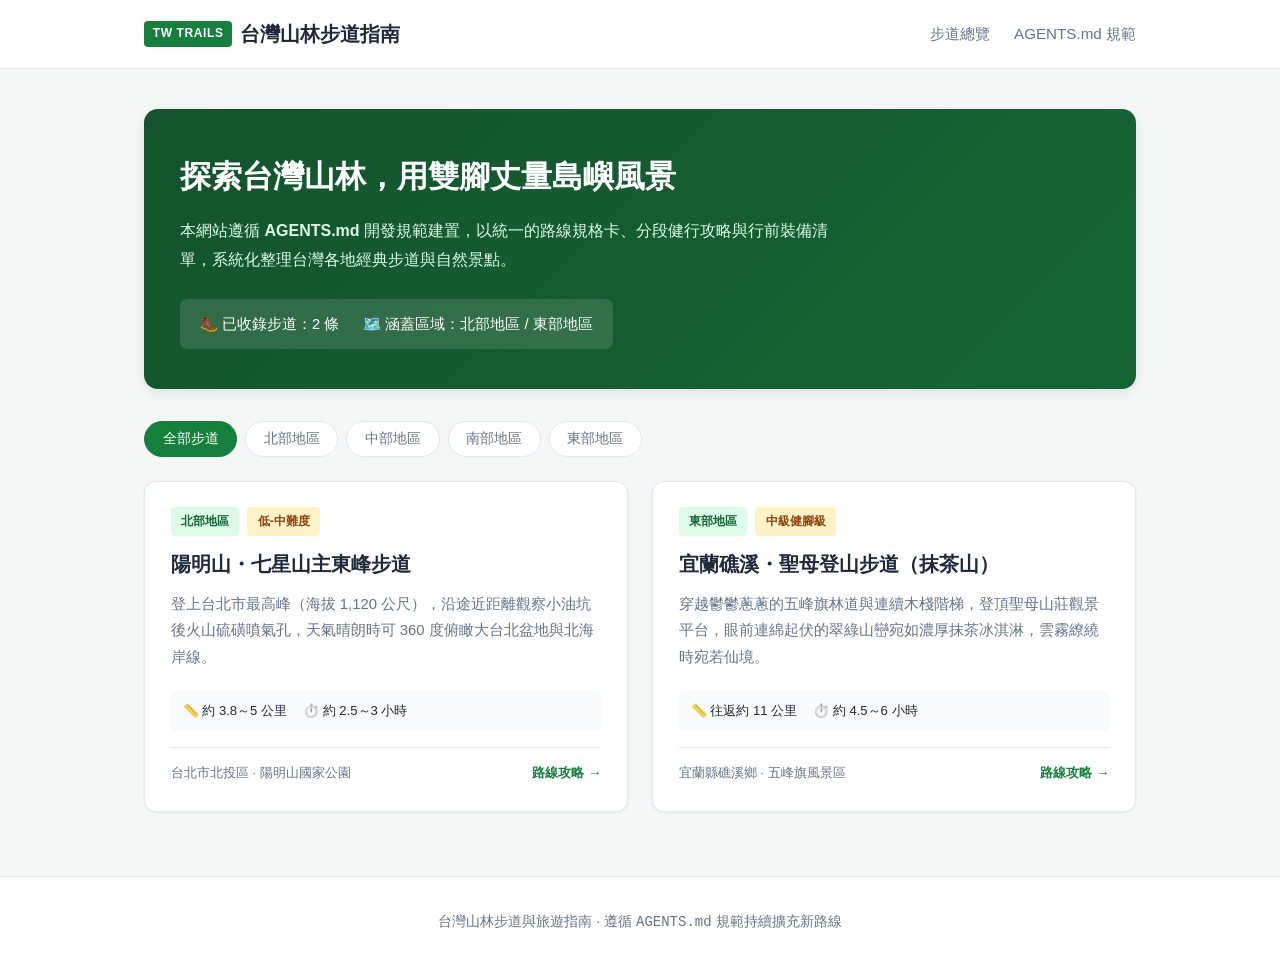
<file: index.html>
<!DOCTYPE html>
<html lang="zh-Hant">
<head>
  <meta charset="UTF-8">
  <meta name="viewport" content="width=device-width, initial-scale=1.0">
  <title>台灣山林步道與旅遊指南 | Taiwan Trails Guide</title>
  <link rel="stylesheet" href="assets/css/style.css">
</head>
<body>
  <header class="site-header">
    <div class="nav-container">
      <a href="index.html" class="site-logo">
        <span class="badge">TW TRAILS</span>
        台灣山林步道指南
      </a>
      <nav class="nav-links">
        <a href="index.html">步道總覽</a>
        <a href="AGENTS.md" target="_blank">AGENTS.md 規範</a>
      </nav>
    </div>
  </header>

  <section class="hero">
    <div class="hero-card">
      <h1>探索台灣山林，用雙腳丈量島嶼風景</h1>
      <p>本網站遵循 <strong>AGENTS.md</strong> 開發規範建置，以統一的路線規格卡、分段健行攻略與行前裝備清單，系統化整理台灣各地經典步道與自然景點。</p>
      <div class="hero-stats">
        <span>🥾 已收錄步道：2 條</span>
        <span>🗺️ 涵蓋區域：北部地區 / 東部地區</span>
      </div>
    </div>
  </section>

  <section class="filter-section" aria-label="地區篩選">
    <button class="filter-btn active" data-region="all">全部步道</button>
    <button class="filter-btn" data-region="北部地區">北部地區</button>
    <button class="filter-btn" data-region="中部地區">中部地區</button>
    <button class="filter-btn" data-region="南部地區">南部地區</button>
    <button class="filter-btn" data-region="東部地區">東部地區</button>
  </section>

  <main class="trails-grid" id="trails-grid">
    <!-- 步道卡片 1 -->
    <article class="trail-card" data-region="北部地區">
      <div>
        <div class="card-badges">
          <span class="region-tag">北部地區</span>
          <span class="difficulty-tag">低-中難度</span>
        </div>
        <h2><a href="trails/north-qixing-mountain.html">陽明山・七星山主東峰步道</a></h2>
        <p class="trail-excerpt">登上台北市最高峰（海拔 1,120 公尺），沿途近距離觀察小油坑後火山硫磺噴氣孔，天氣晴朗時可 360 度俯瞰大台北盆地與北海岸線。</p>
        <div class="trail-meta-mini">
          <span>📏 約 3.8～5 公里</span>
          <span>⏱️ 約 2.5～3 小時</span>
        </div>
      </div>
      <div class="trail-footer">
        <span>台北市北投區 · 陽明山國家公園</span>
        <a href="trails/north-qixing-mountain.html" class="read-more">路線攻略 →</a>
      </div>
    </article>

    <!-- 步道卡片 2 -->
    <article class="trail-card" data-region="東部地區">
      <div>
        <div class="card-badges">
          <span class="region-tag">東部地區</span>
          <span class="difficulty-tag">中級健腳級</span>
        </div>
        <h2><a href="trails/east-matcha-mountain.html">宜蘭礁溪・聖母登山步道（抹茶山）</a></h2>
        <p class="trail-excerpt">穿越鬱鬱蔥蔥的五峰旗林道與連續木棧階梯，登頂聖母山莊觀景平台，眼前連綿起伏的翠綠山巒宛如濃厚抹茶冰淇淋，雲霧繚繞時宛若仙境。</p>
        <div class="trail-meta-mini">
          <span>📏 往返約 11 公里</span>
          <span>⏱️ 約 4.5～6 小時</span>
        </div>
      </div>
      <div class="trail-footer">
        <span>宜蘭縣礁溪鄉 · 五峰旗風景區</span>
        <a href="trails/east-matcha-mountain.html" class="read-more">路線攻略 →</a>
      </div>
    </article>
  </main>

  <footer class="site-footer">
    <p>台灣山林步道與旅遊指南 · 遵循 <code>AGENTS.md</code> 規範持續擴充新路線</p>
  </footer>

  <script>
    const buttons = document.querySelectorAll('.filter-btn');
    const cards = document.querySelectorAll('.trail-card');

    buttons.forEach(btn => {
      btn.addEventListener('click', () => {
        buttons.forEach(b => b.classList.remove('active'));
        btn.classList.add('active');
        const region = btn.dataset.region;

        cards.forEach(card => {
          if (region === 'all' || card.dataset.region === region) {
            card.style.display = 'flex';
          } else {
            card.style.display = 'none';
          }
        });
      });
    });
  </script>
</body>
</html>
</file>
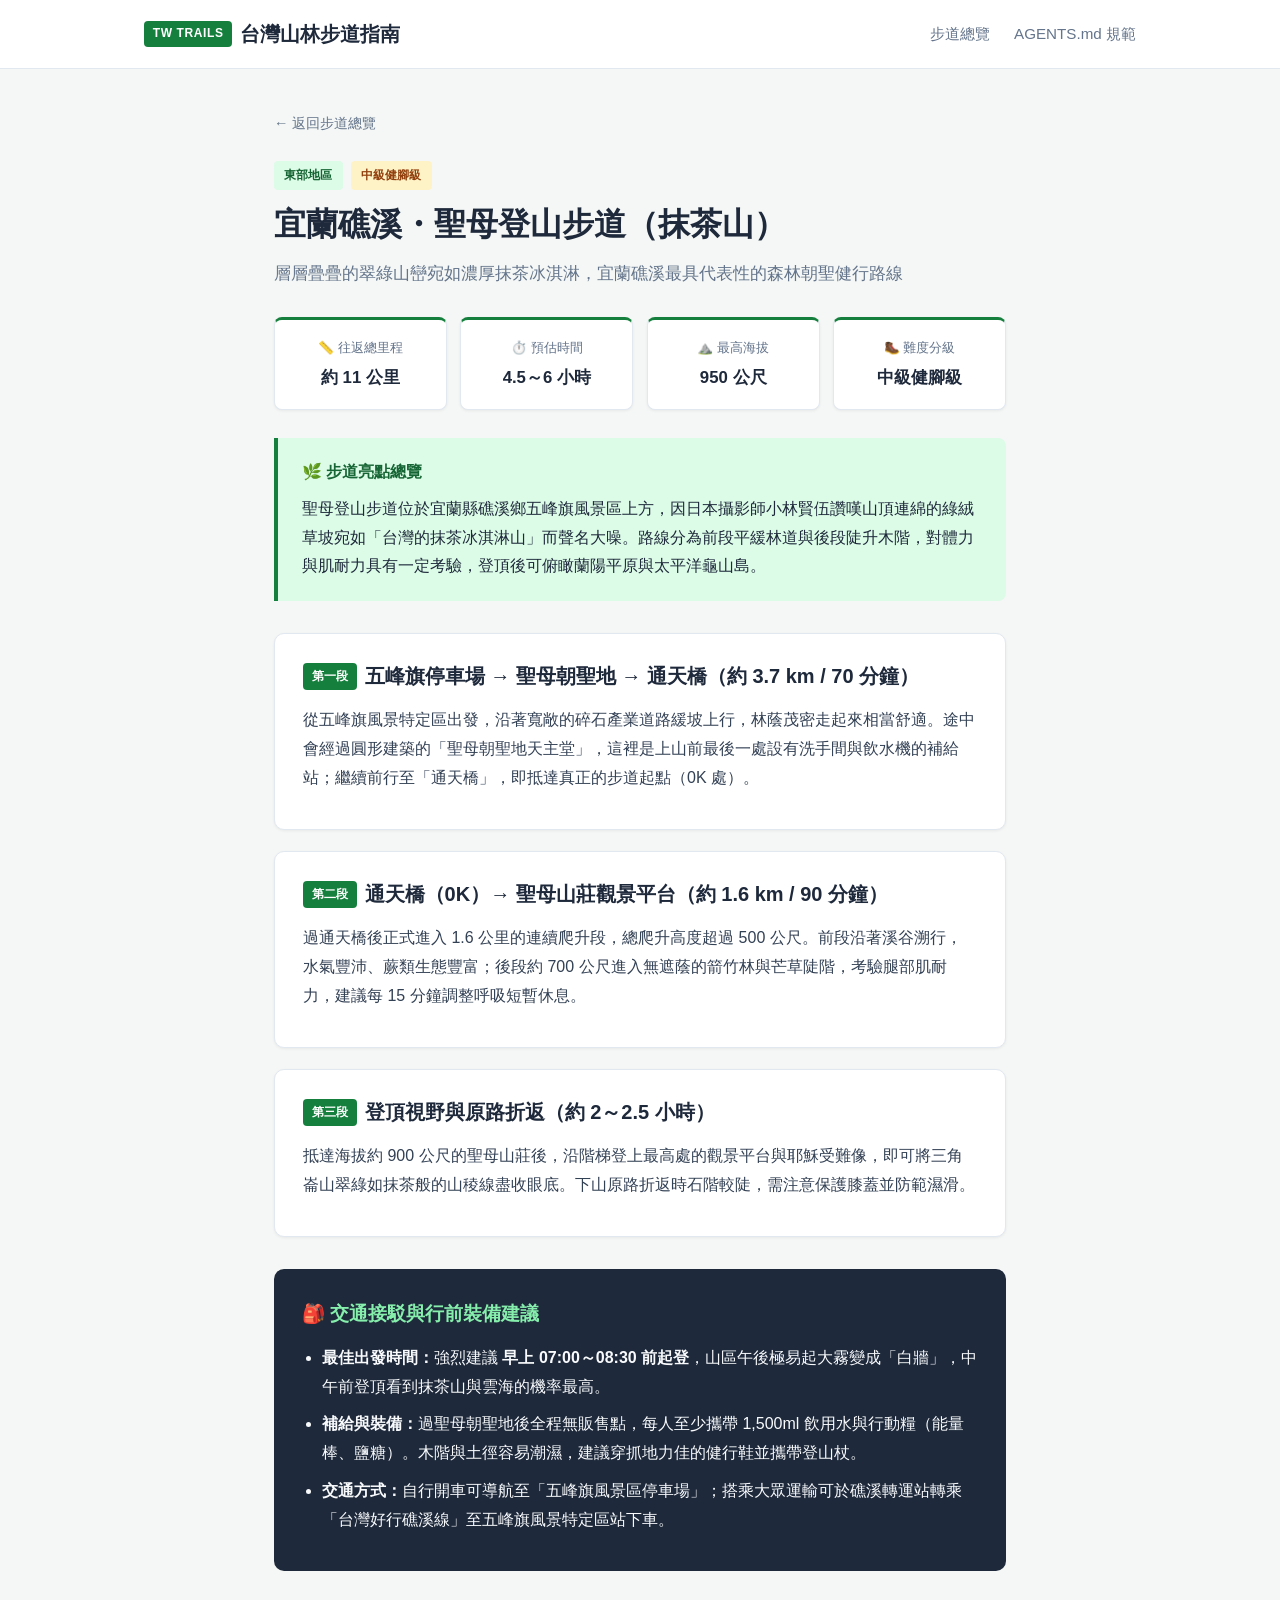
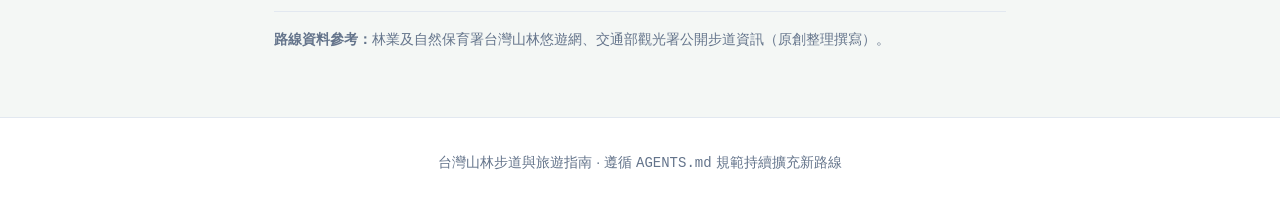
<file: trails/east-matcha-mountain.html>
<!DOCTYPE html>
<html lang="zh-Hant">
<head>
  <meta charset="UTF-8">
  <meta name="viewport" content="width=device-width, initial-scale=1.0">
  <title>宜蘭礁溪・聖母登山步道（抹茶山） | 台灣山林步道指南</title>
  <link rel="stylesheet" href="../assets/css/style.css">
</head>
<body>
  <header class="site-header">
    <div class="nav-container">
      <a href="../index.html" class="site-logo">
        <span class="badge">TW TRAILS</span>
        台灣山林步道指南
      </a>
      <nav class="nav-links">
        <a href="../index.html">步道總覽</a>
        <a href="../AGENTS.md" target="_blank">AGENTS.md 規範</a>
      </nav>
    </div>
  </header>

  <main class="article-container">
    <a href="../index.html" class="back-link">← 返回步道總覽</a>

    <header class="article-header">
      <div class="card-badges">
        <span class="region-tag">東部地區</span>
        <span class="difficulty-tag">中級健腳級</span>
      </div>
      <h1>宜蘭礁溪・聖母登山步道（抹茶山）</h1>
      <p class="subtitle">層層疊疊的翠綠山巒宛如濃厚抹茶冰淇淋，宜蘭礁溪最具代表性的森林朝聖健行路線</p>
    </header>

    <section class="specs-grid">
      <div class="spec-item">
        <span class="label">📏 往返總里程</span>
        <strong>約 11 公里</strong>
      </div>
      <div class="spec-item">
        <span class="label">⏱️ 預估時間</span>
        <strong>4.5～6 小時</strong>
      </div>
      <div class="spec-item">
        <span class="label">⛰️ 最高海拔</span>
        <strong>950 公尺</strong>
      </div>
      <div class="spec-item">
        <span class="label">🥾 難度分級</span>
        <strong>中級健腳級</strong>
      </div>
    </section>

    <section class="summary-box">
      <h3>🌿 步道亮點總覽</h3>
      <p>聖母登山步道位於宜蘭縣礁溪鄉五峰旗風景區上方，因日本攝影師小林賢伍讚嘆山頂連綿的綠絨草坡宛如「台灣的抹茶冰淇淋山」而聲名大噪。路線分為前段平緩林道與後段陡升木階，對體力與肌耐力具有一定考驗，登頂後可俯瞰蘭陽平原與太平洋龜山島。</p>
    </section>

    <article class="route-card">
      <h2><span class="step-badge">第一段</span> 五峰旗停車場 → 聖母朝聖地 → 通天橋（約 3.7 km / 70 分鐘）</h2>
      <p>從五峰旗風景特定區出發，沿著寬敞的碎石產業道路緩坡上行，林蔭茂密走起來相當舒適。途中會經過圓形建築的「聖母朝聖地天主堂」，這裡是上山前最後一處設有洗手間與飲水機的補給站；繼續前行至「通天橋」，即抵達真正的步道起點（0K 處）。</p>
    </article>

    <article class="route-card">
      <h2><span class="step-badge">第二段</span> 通天橋（0K）→ 聖母山莊觀景平台（約 1.6 km / 90 分鐘）</h2>
      <p>過通天橋後正式進入 1.6 公里的連續爬升段，總爬升高度超過 500 公尺。前段沿著溪谷溯行，水氣豐沛、蕨類生態豐富；後段約 700 公尺進入無遮蔭的箭竹林與芒草陡階，考驗腿部肌耐力，建議每 15 分鐘調整呼吸短暫休息。</p>
    </article>

    <article class="route-card">
      <h2><span class="step-badge">第三段</span> 登頂視野與原路折返（約 2～2.5 小時）</h2>
      <p>抵達海拔約 900 公尺的聖母山莊後，沿階梯登上最高處的觀景平台與耶穌受難像，即可將三角崙山翠綠如抹茶般的山稜線盡收眼底。下山原路折返時石階較陡，需注意保護膝蓋並防範濕滑。</p>
    </article>

    <section class="gear-box">
      <h3>🎒 交通接駁與行前裝備建議</h3>
      <ul>
        <li><strong>最佳出發時間：</strong>強烈建議 <strong>早上 07:00～08:30 前起登</strong>，山區午後極易起大霧變成「白牆」，中午前登頂看到抹茶山與雲海的機率最高。</li>
        <li><strong>補給與裝備：</strong>過聖母朝聖地後全程無販售點，每人至少攜帶 1,500ml 飲用水與行動糧（能量棒、鹽糖）。木階與土徑容易潮濕，建議穿抓地力佳的健行鞋並攜帶登山杖。</li>
        <li><strong>交通方式：</strong>自行開車可導航至「五峰旗風景區停車場」；搭乘大眾運輸可於礁溪轉運站轉乘「台灣好行礁溪線」至五峰旗風景特定區站下車。</li>
      </ul>
    </section>

    <div class="source-credit">
      <p><strong>路線資料參考：</strong>林業及自然保育署台灣山林悠遊網、交通部觀光署公開步道資訊（原創整理撰寫）。</p>
    </div>
  </main>

  <footer class="site-footer">
    <p>台灣山林步道與旅遊指南 · 遵循 <code>AGENTS.md</code> 規範持續擴充新路線</p>
  </footer>
</body>
</html>
</file>
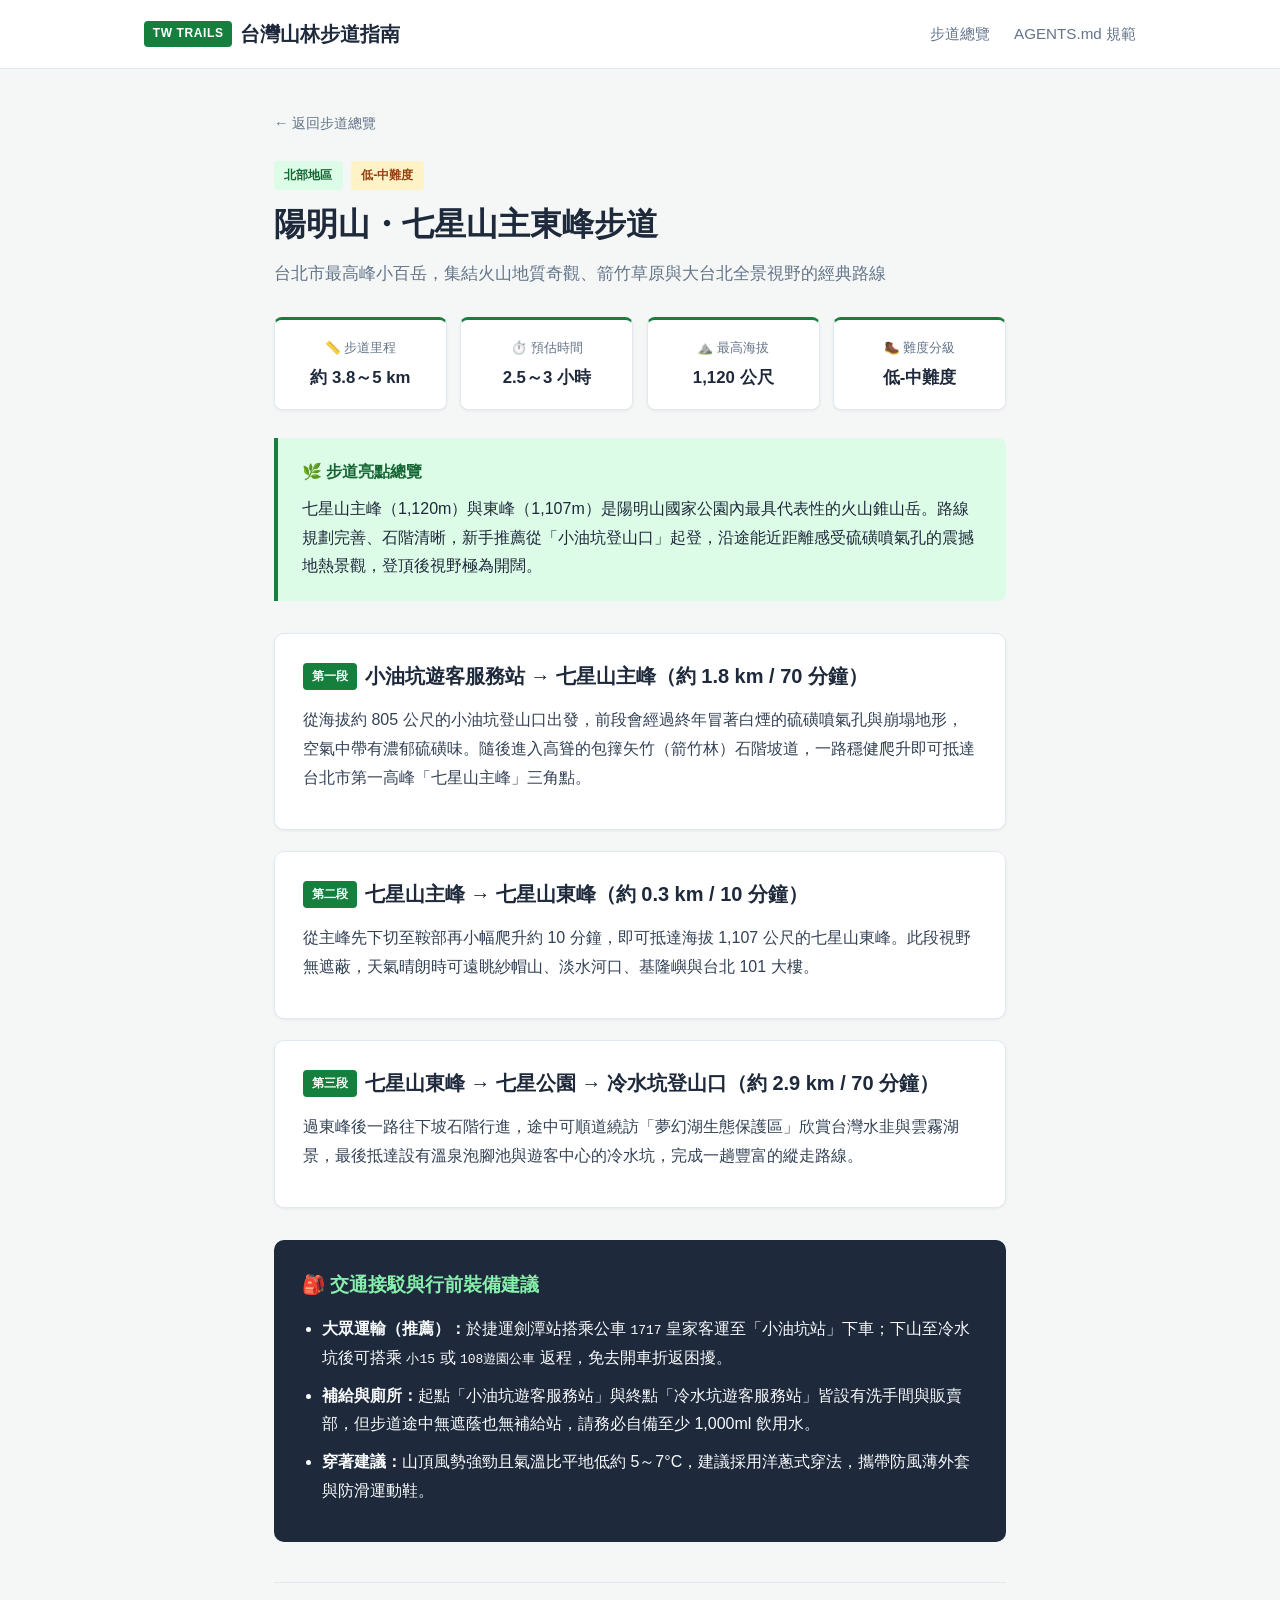
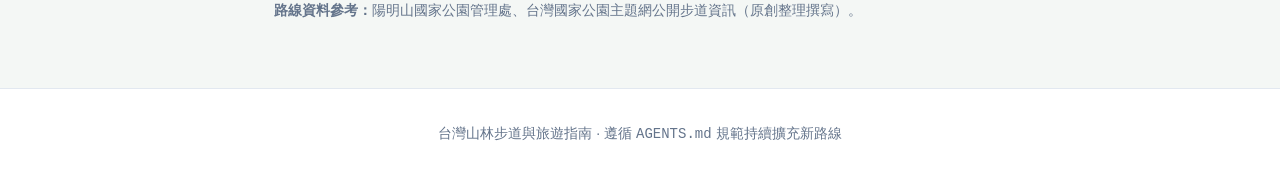
<file: trails/north-qixing-mountain.html>
<!DOCTYPE html>
<html lang="zh-Hant">
<head>
  <meta charset="UTF-8">
  <meta name="viewport" content="width=device-width, initial-scale=1.0">
  <title>陽明山・七星山主東峰步道 | 台灣山林步道指南</title>
  <link rel="stylesheet" href="../assets/css/style.css">
</head>
<body>
  <header class="site-header">
    <div class="nav-container">
      <a href="../index.html" class="site-logo">
        <span class="badge">TW TRAILS</span>
        台灣山林步道指南
      </a>
      <nav class="nav-links">
        <a href="../index.html">步道總覽</a>
        <a href="../AGENTS.md" target="_blank">AGENTS.md 規範</a>
      </nav>
    </div>
  </header>

  <main class="article-container">
    <a href="../index.html" class="back-link">← 返回步道總覽</a>

    <header class="article-header">
      <div class="card-badges">
        <span class="region-tag">北部地區</span>
        <span class="difficulty-tag">低-中難度</span>
      </div>
      <h1>陽明山・七星山主東峰步道</h1>
      <p class="subtitle">台北市最高峰小百岳，集結火山地質奇觀、箭竹草原與大台北全景視野的經典路線</p>
    </header>

    <section class="specs-grid">
      <div class="spec-item">
        <span class="label">📏 步道里程</span>
        <strong>約 3.8～5 km</strong>
      </div>
      <div class="spec-item">
        <span class="label">⏱️ 預估時間</span>
        <strong>2.5～3 小時</strong>
      </div>
      <div class="spec-item">
        <span class="label">⛰️ 最高海拔</span>
        <strong>1,120 公尺</strong>
      </div>
      <div class="spec-item">
        <span class="label">🥾 難度分級</span>
        <strong>低-中難度</strong>
      </div>
    </section>

    <section class="summary-box">
      <h3>🌿 步道亮點總覽</h3>
      <p>七星山主峰（1,120m）與東峰（1,107m）是陽明山國家公園內最具代表性的火山錐山岳。路線規劃完善、石階清晰，新手推薦從「小油坑登山口」起登，沿途能近距離感受硫磺噴氣孔的震撼地熱景觀，登頂後視野極為開闊。</p>
    </section>

    <article class="route-card">
      <h2><span class="step-badge">第一段</span> 小油坑遊客服務站 → 七星山主峰（約 1.8 km / 70 分鐘）</h2>
      <p>從海拔約 805 公尺的小油坑登山口出發，前段會經過終年冒著白煙的硫磺噴氣孔與崩塌地形，空氣中帶有濃郁硫磺味。隨後進入高聳的包籜矢竹（箭竹林）石階坡道，一路穩健爬升即可抵達台北市第一高峰「七星山主峰」三角點。</p>
    </article>

    <article class="route-card">
      <h2><span class="step-badge">第二段</span> 七星山主峰 → 七星山東峰（約 0.3 km / 10 分鐘）</h2>
      <p>從主峰先下切至鞍部再小幅爬升約 10 分鐘，即可抵達海拔 1,107 公尺的七星山東峰。此段視野無遮蔽，天氣晴朗時可遠眺紗帽山、淡水河口、基隆嶼與台北 101 大樓。</p>
    </article>

    <article class="route-card">
      <h2><span class="step-badge">第三段</span> 七星山東峰 → 七星公園 → 冷水坑登山口（約 2.9 km / 70 分鐘）</h2>
      <p>過東峰後一路往下坡石階行進，途中可順道繞訪「夢幻湖生態保護區」欣賞台灣水韭與雲霧湖景，最後抵達設有溫泉泡腳池與遊客中心的冷水坑，完成一趟豐富的縱走路線。</p>
    </article>

    <section class="gear-box">
      <h3>🎒 交通接駁與行前裝備建議</h3>
      <ul>
        <li><strong>大眾運輸（推薦）：</strong>於捷運劍潭站搭乘公車 <code>1717</code> 皇家客運至「小油坑站」下車；下山至冷水坑後可搭乘 <code>小15</code> 或 <code>108遊園公車</code> 返程，免去開車折返困擾。</li>
        <li><strong>補給與廁所：</strong>起點「小油坑遊客服務站」與終點「冷水坑遊客服務站」皆設有洗手間與販賣部，但步道途中無遮蔭也無補給站，請務必自備至少 1,000ml 飲用水。</li>
        <li><strong>穿著建議：</strong>山頂風勢強勁且氣溫比平地低約 5～7°C，建議採用洋蔥式穿法，攜帶防風薄外套與防滑運動鞋。</li>
      </ul>
    </section>

    <div class="source-credit">
      <p><strong>路線資料參考：</strong>陽明山國家公園管理處、台灣國家公園主題網公開步道資訊（原創整理撰寫）。</p>
    </div>
  </main>

  <footer class="site-footer">
    <p>台灣山林步道與旅遊指南 · 遵循 <code>AGENTS.md</code> 規範持續擴充新路線</p>
  </footer>
</body>
</html>
</file>
<file: assets/css/style.css>
:root {
  --primary-color: #15803d;
  --primary-dark: #166534;
  --primary-light: #dcfce7;
  --accent-color: #d97706;
  --accent-light: #fef3c7;
  --bg-color: #f4f7f5;
  --card-bg: #ffffff;
  --text-main: #1e293b;
  --text-muted: #64748b;
  --border-color: #e2e8f0;
  --shadow-sm: 0 1px 3px rgba(0, 0, 0, 0.06);
  --shadow-md: 0 4px 12px rgba(0, 0, 0, 0.08);
}

* {
  box-sizing: border-box;
  margin: 0;
  padding: 0;
}

body {
  font-family: "Noto Sans TC", -apple-system, BlinkMacSystemFont, "PingFang TC", "Microsoft JhengHei", sans-serif;
  background-color: var(--bg-color);
  color: var(--text-main);
  line-height: 1.8;
  -webkit-font-smoothing: antialiased;
}

/* Header & Navigation */
.site-header {
  background-color: var(--card-bg);
  border-bottom: 1px solid var(--border-color);
  position: sticky;
  top: 0;
  z-index: 100;
}

.nav-container {
  max-width: 1040px;
  margin: 0 auto;
  padding: 1rem 1.5rem;
  display: flex;
  justify-content: space-between;
  align-items: center;
}

.site-logo {
  font-size: 1.25rem;
  font-weight: 700;
  color: var(--text-main);
  text-decoration: none;
  display: flex;
  align-items: center;
  gap: 0.5rem;
}

.site-logo span.badge {
  background-color: var(--primary-color);
  color: #fff;
  font-size: 0.75rem;
  padding: 0.15rem 0.55rem;
  border-radius: 4px;
  letter-spacing: 0.05em;
}

.nav-links {
  display: flex;
  gap: 1.5rem;
  font-size: 0.95rem;
}

.nav-links a {
  color: var(--text-muted);
  text-decoration: none;
  transition: color 0.2s;
}

.nav-links a:hover {
  color: var(--primary-color);
}

/* Hero Section */
.hero {
  max-width: 1040px;
  margin: 2.5rem auto 2rem;
  padding: 0 1.5rem;
}

.hero-card {
  background: linear-gradient(135deg, #14532d 0%, #166534 100%);
  color: #ffffff;
  border-radius: 14px;
  padding: 2.5rem 2.25rem;
  box-shadow: var(--shadow-md);
}

.hero-card h1 {
  font-size: 1.95rem;
  margin-bottom: 0.75rem;
}

.hero-card p {
  color: #dcfce7;
  max-width: 680px;
  margin-bottom: 1.5rem;
}

.hero-stats {
  display: flex;
  flex-wrap: wrap;
  gap: 1.5rem;
  font-size: 0.92rem;
  background: rgba(255, 255, 255, 0.12);
  padding: 0.75rem 1.25rem;
  border-radius: 8px;
  width: fit-content;
}

/* Filter Bar */
.filter-section {
  max-width: 1040px;
  margin: 0 auto 1.5rem;
  padding: 0 1.5rem;
  display: flex;
  flex-wrap: wrap;
  gap: 0.5rem;
}

.filter-btn {
  background: var(--card-bg);
  border: 1px solid var(--border-color);
  color: var(--text-muted);
  padding: 0.45rem 1.1rem;
  border-radius: 999px;
  font-size: 0.88rem;
  cursor: pointer;
  transition: all 0.2s;
}

.filter-btn:hover,
.filter-btn.active {
  background: var(--primary-color);
  color: #fff;
  border-color: var(--primary-color);
}

/* Trails Grid */
.trails-grid {
  max-width: 1040px;
  margin: 0 auto 4rem;
  padding: 0 1.5rem;
  display: grid;
  grid-template-columns: repeat(auto-fill, minmax(320px, 1fr));
  gap: 1.5rem;
}

.trail-card {
  background: var(--card-bg);
  border: 1px solid var(--border-color);
  border-radius: 12px;
  padding: 1.6rem;
  box-shadow: var(--shadow-sm);
  display: flex;
  flex-direction: column;
  justify-content: space-between;
  transition: transform 0.2s, box-shadow 0.2s;
}

.trail-card:hover {
  transform: translateY(-3px);
  box-shadow: var(--shadow-md);
}

.card-badges {
  display: flex;
  gap: 0.5rem;
  margin-bottom: 0.85rem;
}

.region-tag {
  font-size: 0.78rem;
  font-weight: 600;
  color: var(--primary-dark);
  background: var(--primary-light);
  padding: 0.2rem 0.65rem;
  border-radius: 4px;
}

.difficulty-tag {
  font-size: 0.78rem;
  font-weight: 600;
  color: #92400e;
  background: var(--accent-light);
  padding: 0.2rem 0.65rem;
  border-radius: 4px;
}

.trail-card h2 {
  font-size: 1.25rem;
  line-height: 1.45;
  margin-bottom: 0.75rem;
}

.trail-card h2 a {
  color: var(--text-main);
  text-decoration: none;
}

.trail-card h2 a:hover {
  color: var(--primary-color);
}

.trail-excerpt {
  font-size: 0.93rem;
  color: var(--text-muted);
  margin-bottom: 1.25rem;
}

.trail-meta-mini {
  display: flex;
  gap: 1rem;
  font-size: 0.82rem;
  color: var(--text-main);
  background: #f8fafc;
  padding: 0.5rem 0.75rem;
  border-radius: 6px;
  margin-bottom: 1rem;
}

.trail-footer {
  display: flex;
  justify-content: space-between;
  align-items: center;
  font-size: 0.84rem;
  color: var(--text-muted);
  border-top: 1px solid var(--border-color);
  padding-top: 0.85rem;
}

.read-more {
  color: var(--primary-color);
  font-weight: 600;
  text-decoration: none;
}

/* Single Trail Page */
.article-container {
  max-width: 780px;
  margin: 2.5rem auto 4rem;
  padding: 0 1.5rem;
}

.back-link {
  display: inline-block;
  color: var(--text-muted);
  text-decoration: none;
  font-size: 0.9rem;
  margin-bottom: 1.5rem;
}

.back-link:hover {
  color: var(--primary-color);
}

.article-header {
  margin-bottom: 1.75rem;
}

.article-header h1 {
  font-size: 2rem;
  line-height: 1.35;
  margin: 0.5rem 0 0.75rem;
}

.subtitle {
  color: var(--text-muted);
  font-size: 1.05rem;
}

/* 4-Grid Trail Specs */
.specs-grid {
  display: grid;
  grid-template-columns: repeat(4, 1fr);
  gap: 0.85rem;
  margin: 1.75rem 0;
}

.spec-item {
  background: var(--card-bg);
  border: 1px solid var(--border-color);
  border-top: 3px solid var(--primary-color);
  border-radius: 8px;
  padding: 1rem 0.75rem;
  text-align: center;
  box-shadow: var(--shadow-sm);
}

.spec-item span.label {
  display: block;
  font-size: 0.8rem;
  color: var(--text-muted);
  margin-bottom: 0.25rem;
}

.spec-item strong {
  font-size: 1.05rem;
  color: var(--text-main);
}

.summary-box {
  background: var(--primary-light);
  border-left: 4px solid var(--primary-color);
  padding: 1.25rem 1.5rem;
  border-radius: 0 8px 8px 0;
  margin-bottom: 2rem;
}

.summary-box h3 {
  font-size: 1rem;
  color: var(--primary-dark);
  margin-bottom: 0.5rem;
}

.route-card {
  background: var(--card-bg);
  border: 1px solid var(--border-color);
  border-radius: 10px;
  padding: 1.5rem 1.75rem;
  margin-bottom: 1.35rem;
  box-shadow: var(--shadow-sm);
}

.route-card h2 {
  font-size: 1.25rem;
  color: var(--text-main);
  margin-bottom: 0.75rem;
  display: flex;
  align-items: center;
  gap: 0.5rem;
}

.step-badge {
  background: var(--primary-color);
  color: #fff;
  font-size: 0.78rem;
  padding: 0.15rem 0.55rem;
  border-radius: 4px;
}

.route-card p {
  margin-bottom: 0.75rem;
  color: #334155;
}

.gear-box {
  background: #1e293b;
  color: #f8fafc;
  border-radius: 10px;
  padding: 1.75rem;
  margin-top: 2rem;
}

.gear-box h3 {
  color: #86efac;
  margin-bottom: 0.85rem;
}

.gear-box ul {
  padding-left: 1.25rem;
}

.gear-box li {
  margin-bottom: 0.55rem;
}

.source-credit {
  margin-top: 2.5rem;
  padding-top: 1rem;
  border-top: 1px solid var(--border-color);
  font-size: 0.85rem;
  color: var(--text-muted);
}

.site-footer {
  text-align: center;
  padding: 2rem 1.5rem;
  border-top: 1px solid var(--border-color);
  color: var(--text-muted);
  font-size: 0.875rem;
  background: var(--card-bg);
}

@media (max-width: 700px) {
  .specs-grid {
    grid-template-columns: repeat(2, 1fr);
  }
  .article-header h1 {
    font-size: 1.65rem;
  }
}
</file>
